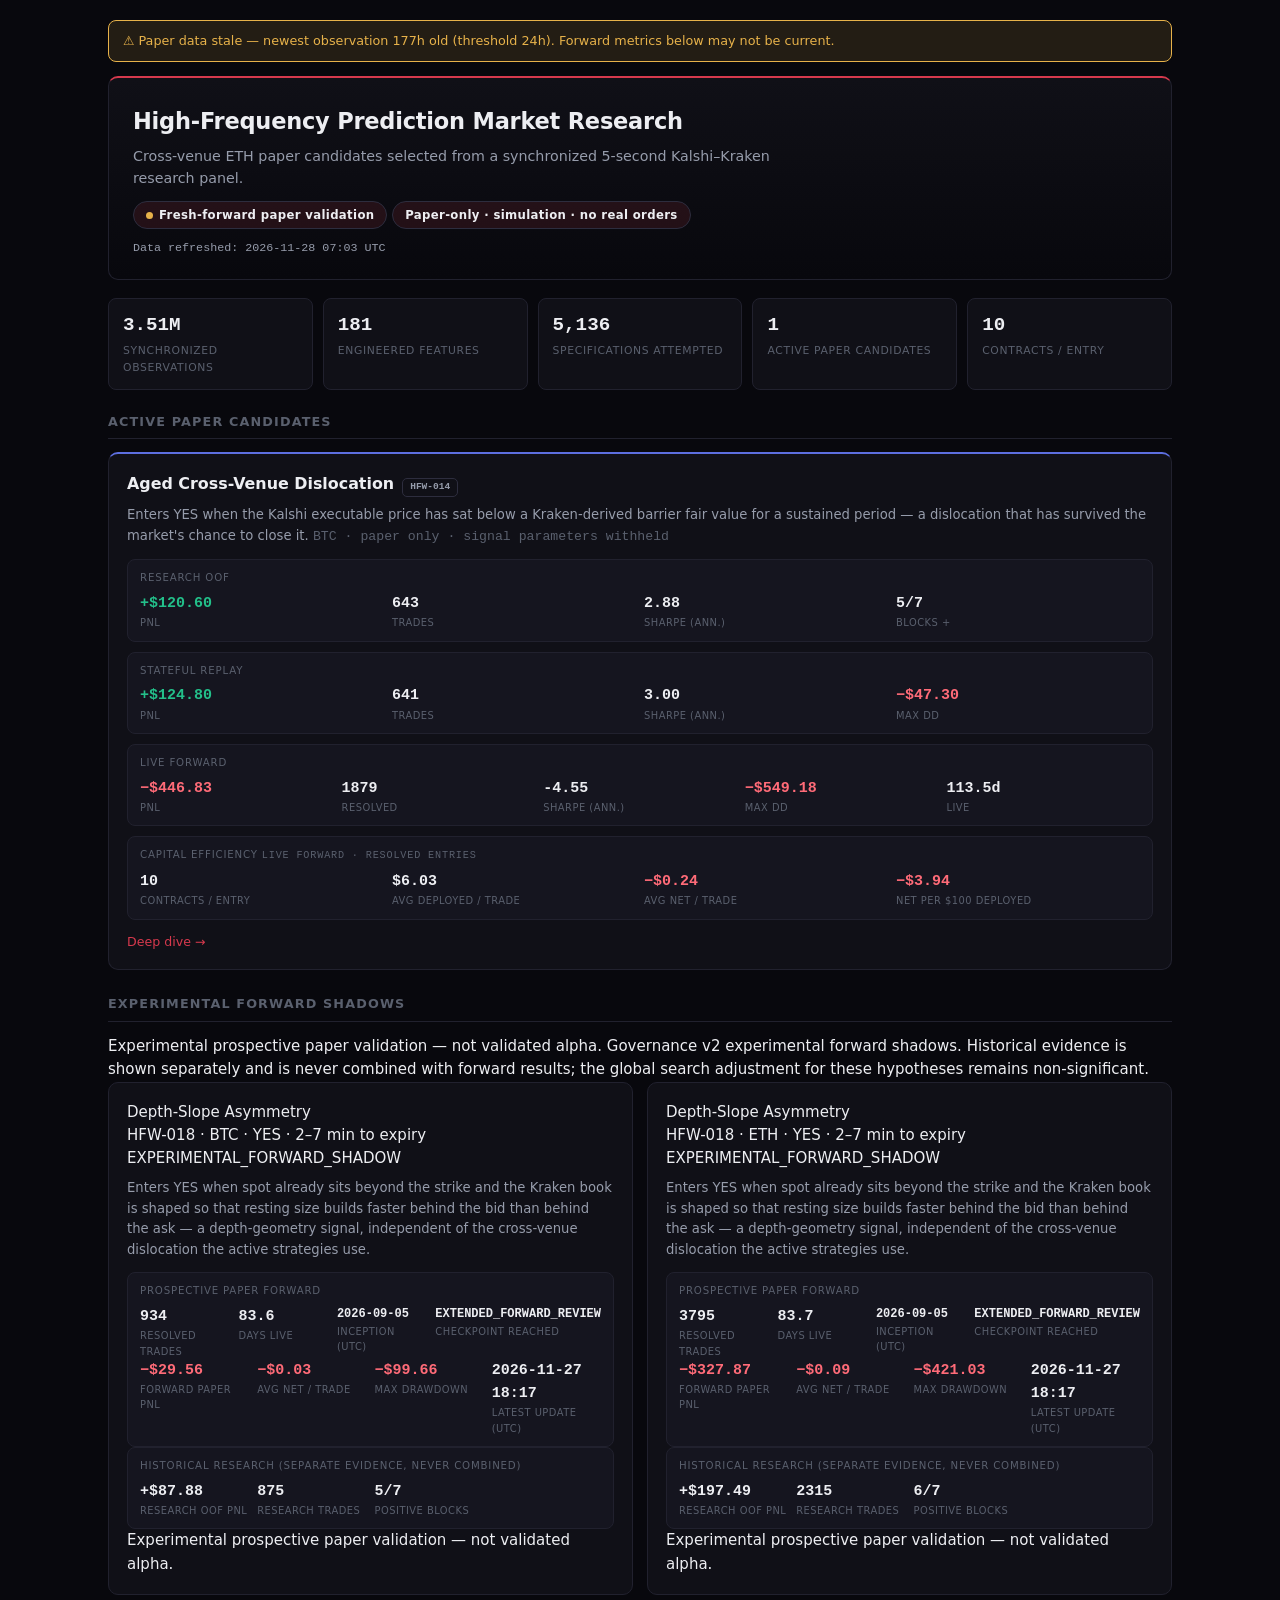
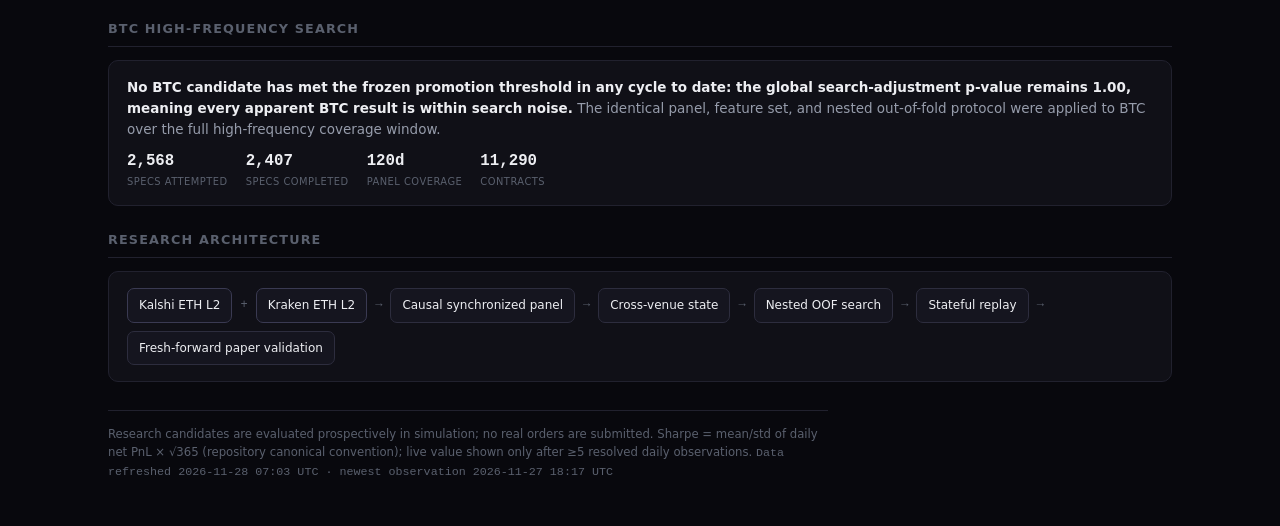
<file: dashboard/index.html>
<!DOCTYPE html>
<html lang="en">
<head>
<meta charset="utf-8">
<meta name="viewport" content="width=device-width,initial-scale=1">
<title>High-Frequency Prediction Market Research — WSS</title>
<link rel="stylesheet" href="style.css">
</head>
<body>
<div class="wrap">

<div id="stale-banner" style="display:none"></div>

<div class="hero">
  <h1>High-Frequency Prediction Market Research</h1>
  <p class="sub">Cross-venue ETH paper candidates selected from a synchronized
  5-second Kalshi–Kraken research panel.</p>
  <span class="chip"><span class="dot"></span>Fresh-forward paper validation</span>
  <span class="chip">Paper-only · simulation · no real orders</span>
  <div id="refreshed" class="mono" style="margin-top:10px;font-size:.78em;color:#969cab"></div>
</div>

<div class="metrics">
  <div class="metric"><div class="v" id="hd-obs">—</div><div class="k">Synchronized observations</div></div>
  <div class="metric"><div class="v" id="hd-feat">—</div><div class="k">Engineered features</div></div>
  <div class="metric"><div class="v" id="hd-specs">—</div><div class="k">Specifications attempted</div></div>
  <div class="metric"><div class="v" id="hd-active">—</div><div class="k">Active paper candidates</div></div>
  <div class="metric"><div class="v" id="hd-scale">—</div><div class="k" id="hd-scale-k">Contracts / entry</div></div>
</div>

<section>
  <h3>Active Paper Candidates</h3>
  <div class="cards" id="cards"></div>
</section>

<section id="experimental-section" style="display:none">
  <h3>Experimental Forward Shadows</h3>
  <p class="note" id="experimental-note"></p>
  <div class="cards" id="exp-cards"></div>
</section>


<section>
  <h3>BTC High-Frequency Search</h3>
  <div class="panel">
    <p><b id="btc-outcome">—</b>
    The identical panel, feature set, and nested out-of-fold protocol were applied to BTC
    over the full high-frequency coverage window.</p>
    <div class="btc-facts">
      <div class="m"><div class="v mono" id="btc-att">—</div><div class="k">Specs attempted</div></div>
      <div class="m"><div class="v mono" id="btc-ok">—</div><div class="k">Specs completed</div></div>
      <div class="m"><div class="v mono" id="btc-days">—</div><div class="k">Panel coverage</div></div>
      <div class="m"><div class="v mono" id="btc-ctr">—</div><div class="k">Contracts</div></div>
    </div>
  </div>
</section>

<section>
  <h3>Research Architecture</h3>
  <div class="panel">
    <div class="arch">
      <span class="node src">Kalshi ETH L2</span>
      <span class="plus">+</span>
      <span class="node src">Kraken ETH L2</span>
      <span class="arrow">→</span>
      <span class="node">Causal synchronized panel</span>
      <span class="arrow">→</span>
      <span class="node">Cross-venue state</span>
      <span class="arrow">→</span>
      <span class="node">Nested OOF search</span>
      <span class="arrow">→</span>
      <span class="node">Stateful replay</span>
      <span class="arrow">→</span>
      <span class="node">Fresh-forward paper validation</span>
    </div>
  </div>
</section>

<p class="footer-note">Research candidates are evaluated prospectively in simulation;
no real orders are submitted. <span id="sharpe-note"></span>
<span id="gen-ts" class="mono"></span></p>

</div>
<script>
fetch('hf_forward_v1_data.json').then(r=>r.json()).then(D=>{
  document.getElementById('sharpe-note').textContent = D.sharpe_note + ' ';
  // freshness policy: label the refresh time; flag stale snapshots explicitly
  const gen = new Date(D.generated_utc);
  // Age against the newest UNDERLYING decision, not against when this
  // aggregate was rebuilt. Regenerating from stale paper data must not
  // clear the warning. Falls back to generated_utc for older payloads.
  const freshnessTs = D.source_latest_utc || D.generated_utc;
  const ageH = (Date.now() - new Date(freshnessTs).getTime()) / 3.6e6;
  const fmt = gen.toISOString().slice(0,16).replace('T',' ') + ' UTC';
  document.getElementById('refreshed').textContent = 'Data refreshed: ' + fmt;
  // Show both clocks. "Refreshed" is when the aggregate was rebuilt; "newest
  // observation" is how current the underlying paper data actually is. Showing
  // only the first is how a rebuild of stale data looks fresh.
  const srcFmt = new Date(freshnessTs).toISOString().slice(0,16).replace('T',' ') + ' UTC';
  document.getElementById('gen-ts').textContent =
    'Data refreshed ' + fmt + ' · newest observation ' + srcFmt;
  if (D.headline) {
    document.getElementById('hd-scale').textContent = D.headline.contracts_per_entry ?? '—';
    document.getElementById('hd-scale-k').textContent = D.headline.contracts_per_entry_label || 'Contracts / entry';
  }
  if (ageH > (D.stale_after_hours || 24)) {
    const b = document.getElementById('stale-banner');
    b.style.display = 'block';
    b.style.cssText = 'display:block;border:1px solid #e7b24a;background:rgba(231,178,74,.12);'
      + 'color:#e7b24a;border-radius:8px;padding:10px 14px;margin-bottom:14px;font-size:.85em';
    b.textContent = '⚠ Paper data stale — newest observation ' + Math.floor(ageH)
      + 'h old (threshold ' + (D.stale_after_hours || 24) + 'h). Forward metrics below may not be current.';
  }
  // Ordering and card classes come from the sanitized payload, never from a
  // hardcoded list. A static list does not notice a suspension: it is why a
  // withdrawn candidate's id stayed in this page's source after its data and
  // page were correctly removed.
  const order = (D.active_candidates && D.active_candidates.length)
    ? D.active_candidates
    : Object.keys(D.candidates || {});
  const PALETTE = ['cand-a','cand-b','cand-c','cand-d','cand-e'];
  const cls = {};
  order.forEach((id, i) => { cls[id] = PALETTE[i % PALETTE.length]; });
  const money = v => (v>=0?'+':'−') + '$' + Math.abs(v).toFixed(2);
  const cardHtml = (id,c) => {
    const f=c.forward, r=c.research_oof, p=c.replay;
    const live = f.state==='live';
    const sharpeLive = f.sharpe_ann==null ? '—' : f.sharpe_ann.toFixed(2);
    return `<div class="card ${cls[id]}">
      <h2>${c.title} <span class="code">${c.code}</span></h2>
      <p class="mech">${c.mechanism} <span class="mono" style="color:var(--muted)">${c.asset} · paper only · signal parameters withheld</span></p>
      <div class="mgroups">
        <div class="mgroup"><div class="glabel">Research OOF</div>
          <div class="mrow">
            <div class="m"><div class="v ${r.pnl_usd>=0?'pos':'neg'}">${money(r.pnl_usd)}</div><div class="k">PnL</div></div>
            <div class="m"><div class="v">${r.trades.toLocaleString()}</div><div class="k">Trades</div></div>
            <div class="m"><div class="v">${r.sharpe_ann.toFixed(2)}</div><div class="k">Sharpe (ann.)</div></div>
            <div class="m"><div class="v">${r.blocks_positive}</div><div class="k">Blocks +</div></div>
          </div></div>
        <div class="mgroup"><div class="glabel">Stateful replay</div>
          <div class="mrow">
            <div class="m"><div class="v ${p.pnl_usd>=0?'pos':'neg'}">${money(p.pnl_usd)}</div><div class="k">PnL</div></div>
            <div class="m"><div class="v">${p.trades.toLocaleString()}</div><div class="k">Trades</div></div>
            <div class="m"><div class="v">${p.sharpe_ann.toFixed(2)}</div><div class="k">Sharpe (ann.)</div></div>
            <div class="m"><div class="v neg">${money(p.max_drawdown_usd)}</div><div class="k">Max DD</div></div>
          </div></div>
        <div class="mgroup"><div class="glabel">Live forward</div>
          <div class="mrow five">
            <div class="m"><div class="v ${live?(f.cum_pnl_usd>=0?'pos':'neg'):'na'}">${money(f.cum_pnl_usd)}</div><div class="k">PnL</div></div>
            <div class="m"><div class="v ${live?'':'na'}">${f.resolved_trades}</div><div class="k">Resolved</div></div>
            <div class="m"><div class="v ${f.sharpe_ann==null?'na':''}">${sharpeLive}</div><div class="k">Sharpe (ann.)</div></div>
            <div class="m"><div class="v ${live?'neg':'na'}">${money(f.max_drawdown_usd)}</div><div class="k">Max DD</div></div>
            <div class="m"><div class="v">${f.days_live!=null?f.days_live+'d':'—'}</div><div class="k">Live</div></div>
          </div>
          ${live? '' : '<div class="await"><span class="dot"></span>Awaiting resolved observations · inception ' + (f.inception_utc||'').slice(0,16).replace('T',' ') + 'Z</div>'}
        </div>
        ${live? `<div class="mgroup"><div class="glabel">Capital efficiency <span class="mono" style="color:var(--muted);font-weight:400">live forward · resolved entries</span></div>
          <div class="mrow">
            <div class="m"><div class="v">${f.contracts_per_entry}</div><div class="k">Contracts / entry</div></div>
            <div class="m"><div class="v">$${(f.avg_capital_deployed_usd??0).toFixed(2)}</div><div class="k">Avg deployed / trade</div></div>
            <div class="m"><div class="v ${f.avg_net_per_trade_usd>=0?'pos':'neg'}">${f.avg_net_per_trade_usd==null?'—':money(f.avg_net_per_trade_usd)}</div><div class="k">Avg net / trade</div></div>
            <div class="m" title="Net paper PnL divided by gross cash deployed across resolved entries. Capital may be reused across sequential trades, so this is a capital-efficiency metric, not a portfolio-period return."><div class="v ${f.net_per_100_deployed>=0?'pos':'neg'}">${f.net_per_100_deployed==null?'—':money(f.net_per_100_deployed)}</div><div class="k">Net per $100 deployed</div></div>
          </div></div>` : ''}
      </div>
      ${c.deep_dive ? `<div class="more"><a href="candidate_${id}.html">Deep dive →</a></div>` : ''}
    </div>`;
  };
  const activeIds = D.active_candidates || order;
  const keep = ids => order.filter(id => ids.includes(id));
  document.getElementById('cards').innerHTML =
    keep(activeIds).map(id => cardHtml(id, D.candidates[id])).join('');
  // Experimental forward shadows. These are EXPERIMENTS, not strategies:
  // a blinded shadow shows operational metadata only, and historical research
  // evidence is kept in its own block so it can never read as forward results.
  const expIds = D.experimental_candidates || [];
  if (expIds.length) {
    const sec = document.getElementById('experimental-section');
    sec.style.display = '';
    document.getElementById('experimental-note').textContent =
      (D.experimental_label || '') + ' ' + (D.experimental_note || '');
    const expCard = (id) => {
      const c = D.candidates[id] || {}; const f = c.forward || {};
      const vis = c.performance_visible === true;
      const r = c.research_oof || {};
      return `
      <div class="card">
        <div class="chead">
          <div><div class="ctitle">${c.title||id}</div>
               <div class="csub">${c.code||''} · ${c.asset||''} · ${c.side||''} · ${c.window||''}</div></div>
          <div class="badge">${c.lifecycle_status||'EXPERIMENTAL_FORWARD_SHADOW'}</div>
        </div>
        <p class="mech">${c.mechanism||''}</p>
        <div class="mgroup"><div class="glabel">Prospective paper forward</div>
          <div class="mrow">
            <div class="m"><div class="v">${f.resolved_trades??'—'}</div><div class="k">Resolved trades</div></div>
            <div class="m"><div class="v">${f.days_live??'—'}</div><div class="k">Days live</div></div>
            <div class="m"><div class="v mono" style="font-size:.8em">${(f.inception_utc||'—').slice(0,10)}</div><div class="k">Inception (UTC)</div></div>
            <div class="m"><div class="v mono" style="font-size:.8em">${c.checkpoint_status||'—'}</div><div class="k">Checkpoint reached</div></div>
          </div>
          ${vis ? `<div class="mrow">
            <div class="m"><div class="v ${f.cum_pnl_usd>=0?'pos':'neg'}">${f.cum_pnl_usd==null?'—':money(f.cum_pnl_usd)}</div><div class="k">Forward paper PnL</div></div>
            <div class="m"><div class="v ${f.avg_net_per_trade_usd>=0?'pos':'neg'}">${f.avg_net_per_trade_usd==null?'—':money(f.avg_net_per_trade_usd)}</div><div class="k">Avg net / trade</div></div>
            <div class="m"><div class="v neg">${f.max_drawdown_usd==null?'—':money(f.max_drawdown_usd)}</div><div class="k">Max drawdown</div></div>
            <div class="m"><div class="v">${f.latest_update_utc?String(f.latest_update_utc).slice(0,16).replace('T',' '):'—'}</div><div class="k">Latest update (UTC)</div></div>
          </div>`
          : `<p class="note">Prospective results are withheld until this experiment reaches its
             pre-registered review threshold, so the outcome cannot influence when it is first read.
             Operational progress only: ${c.blind_status||''}.</p>`}
        </div>
        <div class="mgroup"><div class="glabel">Historical research (separate evidence, never combined)</div>
          <div class="mrow">
            <div class="m"><div class="v">${r.pnl_usd==null?'—':money(r.pnl_usd)}</div><div class="k">Research OOF PnL</div></div>
            <div class="m"><div class="v">${r.trades??'—'}</div><div class="k">Research trades</div></div>
            <div class="m"><div class="v">${r.blocks_positive??'—'}</div><div class="k">Positive blocks</div></div>
          </div></div>
        <p class="note">${c.required_label||''}</p>
        ${c.deep_dive ? `<div class="more"><a href="candidate_${id}.html">Deep dive →</a></div>` : ''}
      </div>`;
    };
    document.getElementById('exp-cards').innerHTML = expIds.map(expCard).join('');
  }

  const setTxt = (id,v) => { const e=document.getElementById(id); if(e&&v!=null) e.textContent=v; };
  setTxt('hd-obs',   D.headline.synchronized_observations);
  setTxt('hd-feat',  D.headline.engineered_features);
  setTxt('hd-specs', (D.headline.specifications_attempted||0).toLocaleString());
  if (D.btc_section) {
    setTxt('btc-outcome', D.btc_section.outcome);
    setTxt('btc-att',  (D.btc_section.attempted_specs||0).toLocaleString());
    setTxt('btc-ok',   (D.btc_section.successful_specs||0).toLocaleString());
    const pm = /\((\d+) days, ([\d,]+) contracts\)/.exec(D.btc_section.panel||'');
    if (pm) { setTxt('btc-days', pm[1]+'d'); setTxt('btc-ctr', pm[2]); }
  }
  const hdActive = document.getElementById('hd-active');
  if (hdActive) hdActive.textContent = activeIds.length;
});
</script>
</body>
</html>
</file>
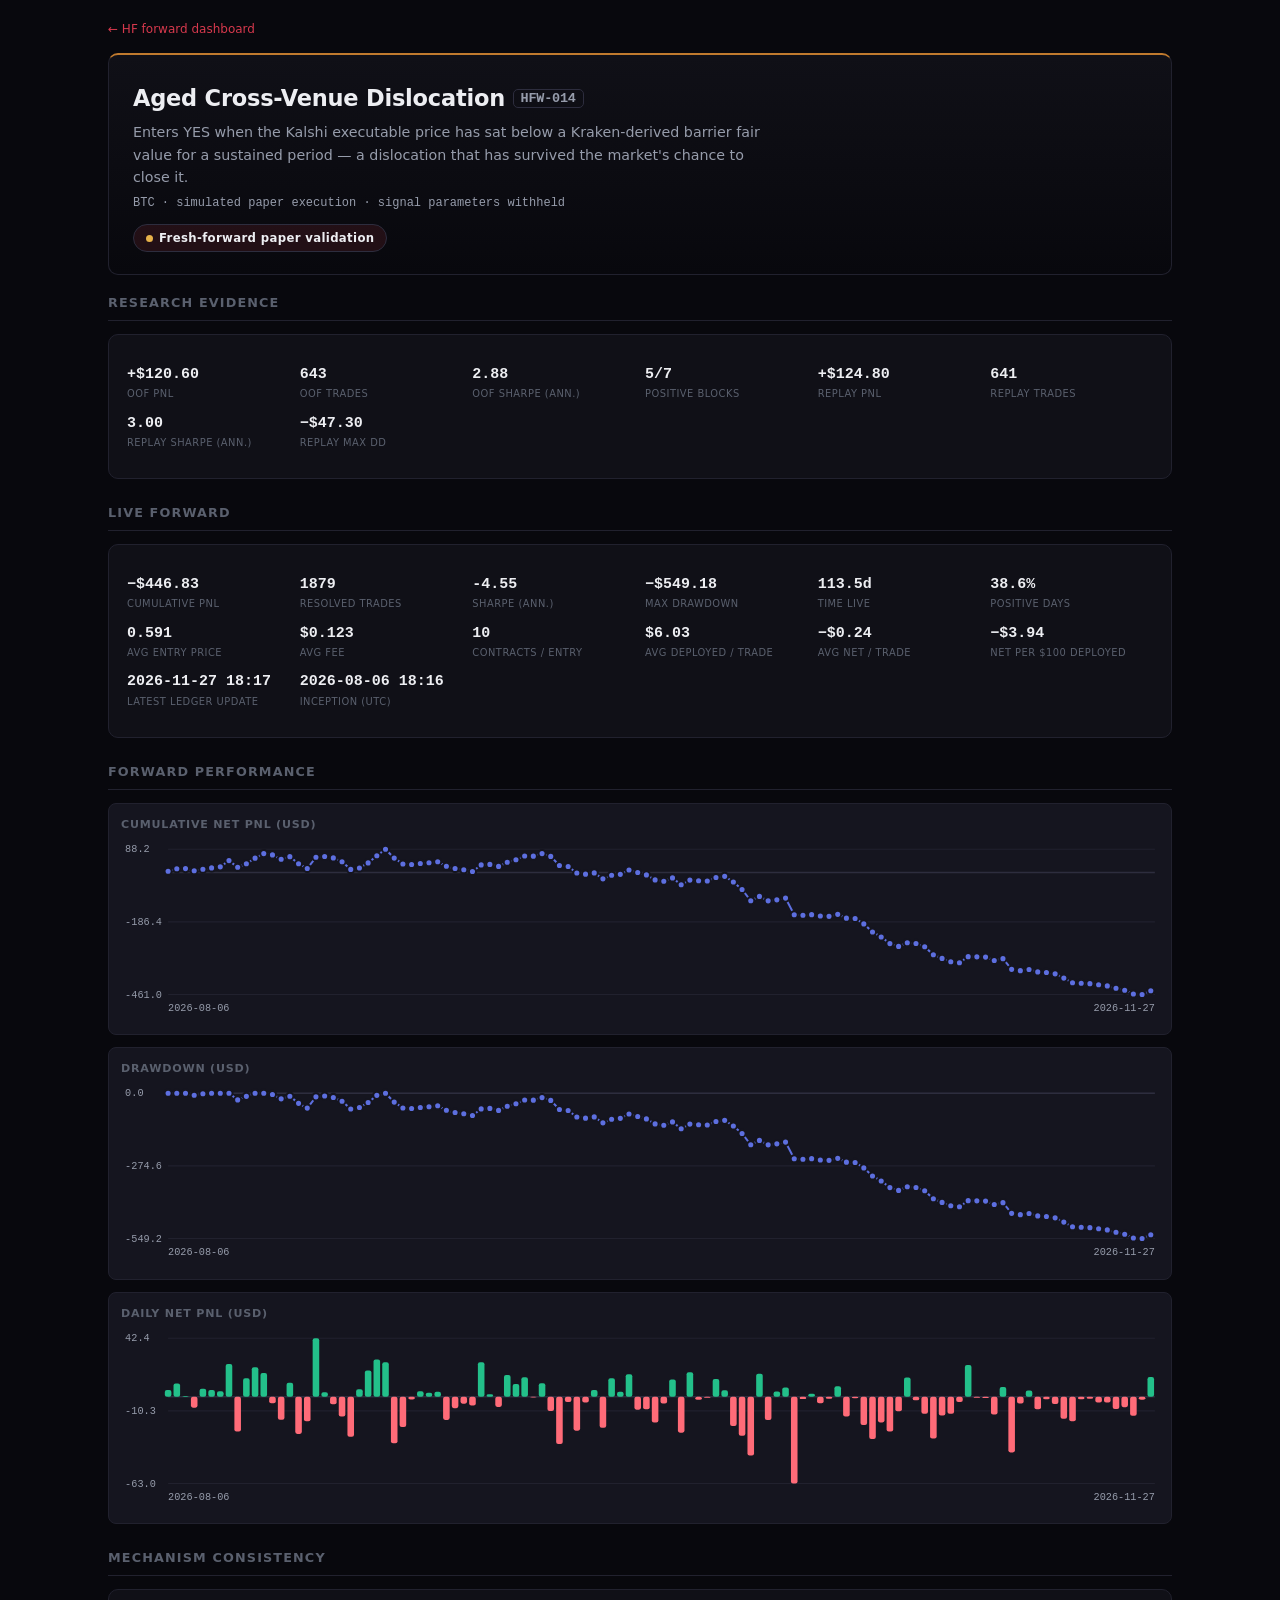
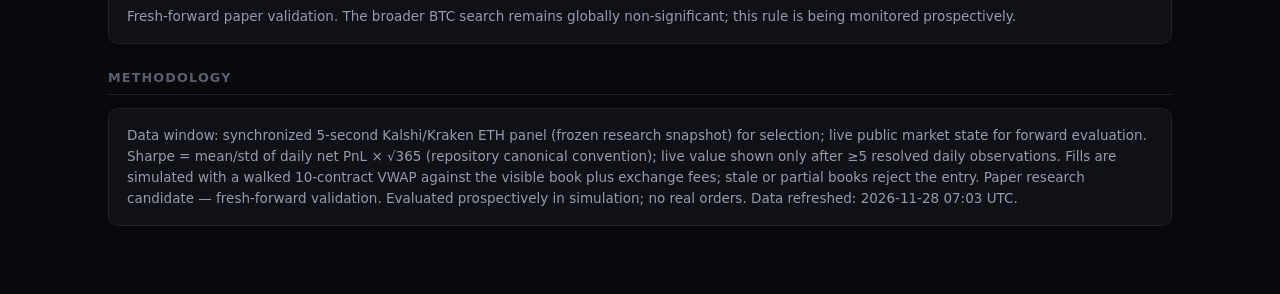
<file: dashboard/candidate_hfw014_rpq_btc_v0.html>
<!DOCTYPE html>
<html lang="en">
<head>
<meta charset="utf-8">
<meta name="viewport" content="width=device-width,initial-scale=1">
<title>HFW-014 — Aged Cross-Venue Dislocation — WSS HF</title>
<link rel="stylesheet" href="style.css">
</head>
<body>
<div class="wrap">
<p class="crumb"><a href="index.html">← HF forward dashboard</a></p>

<div class="hero" style="border-top-color:var(--cand-c)">
  <h1 id="c-title"></h1>
  <p class="sub" id="c-mech"></p>
  <p class="sub mono" id="c-window" style="margin-top:6px;font-size:.8em"></p>
  <span class="chip"><span class="dot"></span>Fresh-forward paper validation</span>
</div>

<section>
  <h3>Research Evidence</h3>
  <div class="panel"><div class="kv" id="kv-research"></div></div>
</section>

<section>
  <h3>Live Forward</h3>
  <div class="panel">
    <div class="kv" id="kv-live"></div>
    <div id="live-state"></div>
  </div>
</section>

<section>
  <h3>Forward Performance</h3>
  <div class="chart-box"><h4>Cumulative net PnL (USD)</h4><div id="chart-cum"></div></div>
  <div class="chart-box"><h4>Drawdown (USD)</h4><div id="chart-dd"></div></div>
  <div class="chart-box"><h4>Daily net PnL (USD)</h4><div id="chart-daily"></div></div>
</section>

<section>
  <h3>Mechanism Consistency</h3>
  <div class="panel"><p id="c-ablation"></p></div>
</section>

<section>
  <h3>Methodology</h3>
  <div class="panel"><p id="c-method"></p></div>
</section>

</div>
<script>window.CAND_ID = 'hfw014_rpq_btc_v0';</script>
<script src="candidate.js"></script>
</body>
</html>
</file>
<file: dashboard/style.css>
/* WSS HF forward dashboard — extends the brand tokens of research_v1.
   Candidate identity colors validated (dataviz six checks, dark surface):
   XVFV-08 #5d6fe0. */
:root{
  --bg:#08080d;--bg2:#101017;--bg3:#15151f;--surface3:#1c1c28;
  --bd:#21212e;--bd2:#2d2d3e;
  --txt:#edeef2;--dim:#969cab;--muted:#5a606e;
  --pos:#23c08a;--neg:#ff6b78;--warn:#e7b24a;
  --accent:#d6394d;--accent-soft:rgba(214,57,77,.12);
  --cand-a:#5d6fe0;--cand-b:#2e9e7a;--cand-c:#c07a2e;
  --mono:'SF Mono','Fira Code','Consolas','Courier New',monospace}
*{box-sizing:border-box;margin:0;padding:0}
html{scroll-behavior:smooth}
body{font-family:system-ui,-apple-system,BlinkMacSystemFont,'Segoe UI',sans-serif;
  background:var(--bg);color:var(--txt);line-height:1.55;font-size:15px;-webkit-text-size-adjust:100%}
a{color:var(--accent);text-decoration:none}a:hover{text-decoration:underline}
a:focus-visible{outline:2px solid var(--accent);outline-offset:2px;border-radius:3px}
.wrap{max-width:1100px;margin:0 auto;padding:20px 18px 44px}
.mono{font-family:var(--mono)}

/* hero */
.hero{border:1px solid var(--bd);border-top:2px solid var(--accent);border-radius:10px;
  background:linear-gradient(180deg,var(--bg2),var(--bg));padding:26px 24px 22px;margin-bottom:18px}
.hero h1{font-size:1.5em;letter-spacing:-.01em;margin-bottom:6px}
.hero .sub{color:var(--dim);max-width:640px;font-size:.95em}
.chip{display:inline-flex;align-items:center;gap:6px;margin-top:12px;padding:4px 12px;
  border:1px solid var(--bd2);border-radius:999px;background:var(--accent-soft);
  color:var(--txt);font-size:.78em;font-weight:600;letter-spacing:.03em}
.chip .dot{width:7px;height:7px;border-radius:50%;background:var(--warn)}

/* headline metric strip */
.metrics{display:grid;grid-template-columns:repeat(auto-fit,minmax(150px,1fr));gap:10px;margin:16px 0 22px}
.metric{border:1px solid var(--bd);border-radius:8px;background:var(--bg2);padding:12px 14px}
.metric .v{font-family:var(--mono);font-size:1.28em;font-weight:700}
.metric .k{color:var(--muted);font-size:.72em;text-transform:uppercase;letter-spacing:.06em;margin-top:2px}

/* candidate cards */
.cards{display:grid;grid-template-columns:repeat(auto-fit,minmax(320px,1fr));gap:14px;margin-bottom:22px}
.card{border:1px solid var(--bd);border-radius:10px;background:var(--bg2);padding:18px;display:flex;flex-direction:column}
.card.cand-a{border-top:2px solid var(--cand-a)}
.card.cand-b{border-top:2px solid var(--cand-b)}
.card.cand-c{border-top:2px solid var(--cand-c)}

.card h2{font-size:1.06em;display:flex;align-items:baseline;gap:8px;flex-wrap:wrap}
.card h2 .code,h1 .code{font-family:var(--mono);font-size:.6em;color:var(--dim);
  border:1px solid var(--bd2);border-radius:5px;padding:1px 7px;vertical-align:middle}
.card .mech{color:var(--dim);font-size:.88em;margin:8px 0 12px}
.mgroups{display:grid;gap:10px}
.mgroup{border:1px solid var(--bd);border-radius:8px;background:var(--bg3);padding:10px 12px}
.mgroup .glabel{font-size:.68em;letter-spacing:.08em;text-transform:uppercase;color:var(--muted);margin-bottom:6px}
.mrow{display:grid;grid-template-columns:repeat(4,1fr);gap:8px}
.mrow.five{grid-template-columns:repeat(5,1fr)}
.m .v{font-family:var(--mono);font-size:1.0em;font-weight:600}
.m .k{color:var(--muted);font-size:.66em;text-transform:uppercase;letter-spacing:.05em}
.v.pos{color:var(--pos)}.v.neg{color:var(--neg)}.v.na{color:var(--muted)}
.await{display:flex;align-items:center;gap:7px;margin-top:8px;color:var(--dim);font-size:.78em}
.await .dot{width:7px;height:7px;border-radius:50%;background:var(--warn);animation:pulse 2.4s infinite}
@keyframes pulse{0%,100%{opacity:1}50%{opacity:.35}}
.card .more{margin-top:12px;font-size:.84em}

/* sections */
section{margin-bottom:24px}
section>h3{font-size:.85em;letter-spacing:.09em;text-transform:uppercase;color:var(--muted);
  border-bottom:1px solid var(--bd);padding-bottom:7px;margin-bottom:13px}
.panel{border:1px solid var(--bd);border-radius:10px;background:var(--bg2);padding:16px 18px}
.panel p{color:var(--dim);font-size:.9em}
.panel p b{color:var(--txt)}
.btc-facts{display:flex;gap:18px;flex-wrap:wrap;margin-top:10px}
.btc-facts .m .v{font-size:1.05em}

/* architecture strip */
.arch{display:flex;align-items:center;gap:8px;flex-wrap:wrap;font-size:.8em}
.arch .node{border:1px solid var(--bd2);border-radius:7px;background:var(--bg3);
  padding:7px 11px;color:var(--txt);white-space:nowrap}
.arch .plus,.arch .arrow{color:var(--muted);font-family:var(--mono)}
.arch .node.src{border-color:#3a3a52}

/* charts */
.chart-box{border:1px solid var(--bd);border-radius:8px;background:var(--bg3);padding:12px;margin-bottom:12px}
.chart-box h4{font-size:.74em;letter-spacing:.07em;text-transform:uppercase;color:var(--muted);margin-bottom:8px}
.chart-empty{display:flex;flex-direction:column;align-items:center;justify-content:center;
  height:150px;color:var(--muted);font-size:.85em;gap:8px}
.chart-empty .dot{width:8px;height:8px;border-radius:50%;background:var(--warn);animation:pulse 2.4s infinite}
svg text{fill:var(--dim);font-family:var(--mono);font-size:10px}
.grid-line{stroke:var(--bd);stroke-width:1}

/* deep-dive layout */
.crumb{font-size:.8em;color:var(--muted);margin-bottom:14px}
.kv{display:grid;grid-template-columns:repeat(auto-fit,minmax(160px,1fr));gap:10px;margin:12px 0}
.footer-note{border-top:1px solid var(--bd);margin-top:28px;padding-top:14px;
  color:var(--muted);font-size:.78em;max-width:720px}
@media(max-width:640px){
  .mrow,.mrow.five{grid-template-columns:repeat(2,1fr)}
  .hero{padding:20px 16px}
  .wrap{padding:14px 12px 34px}
}
</file>
